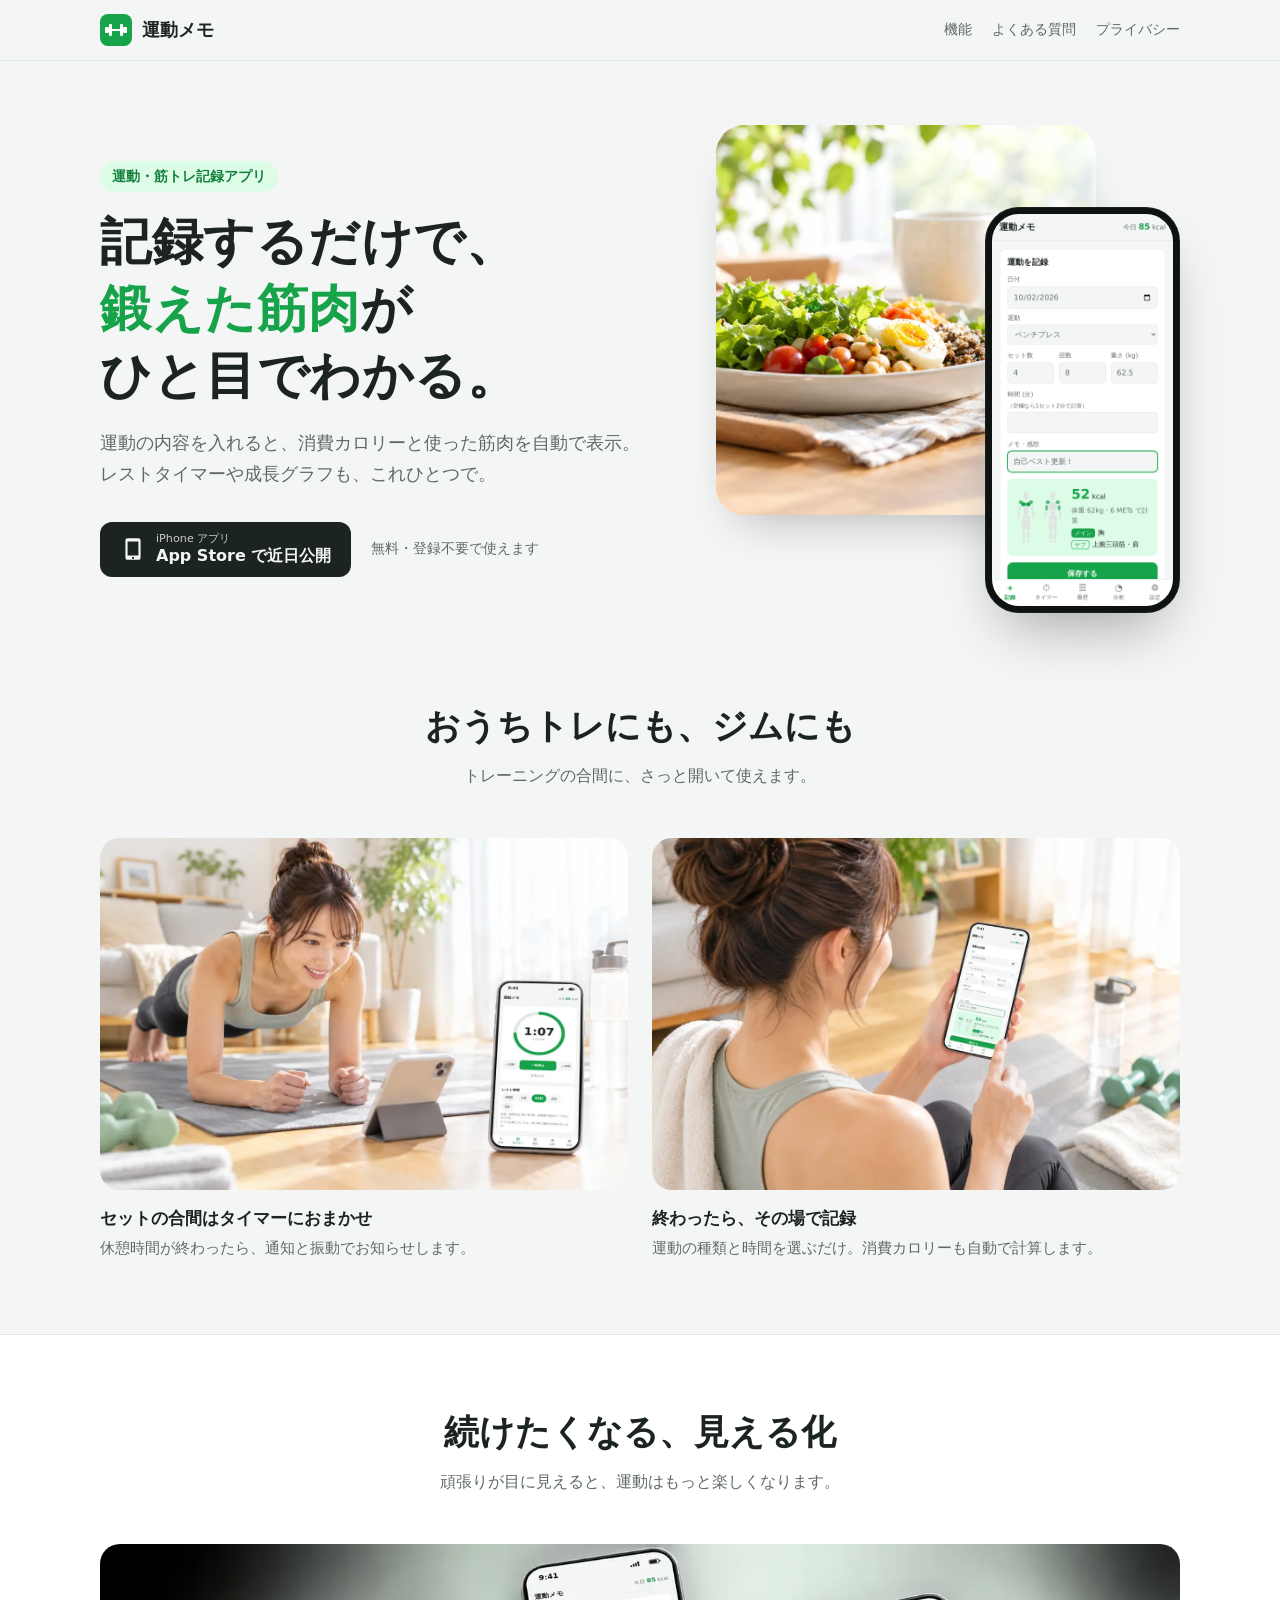
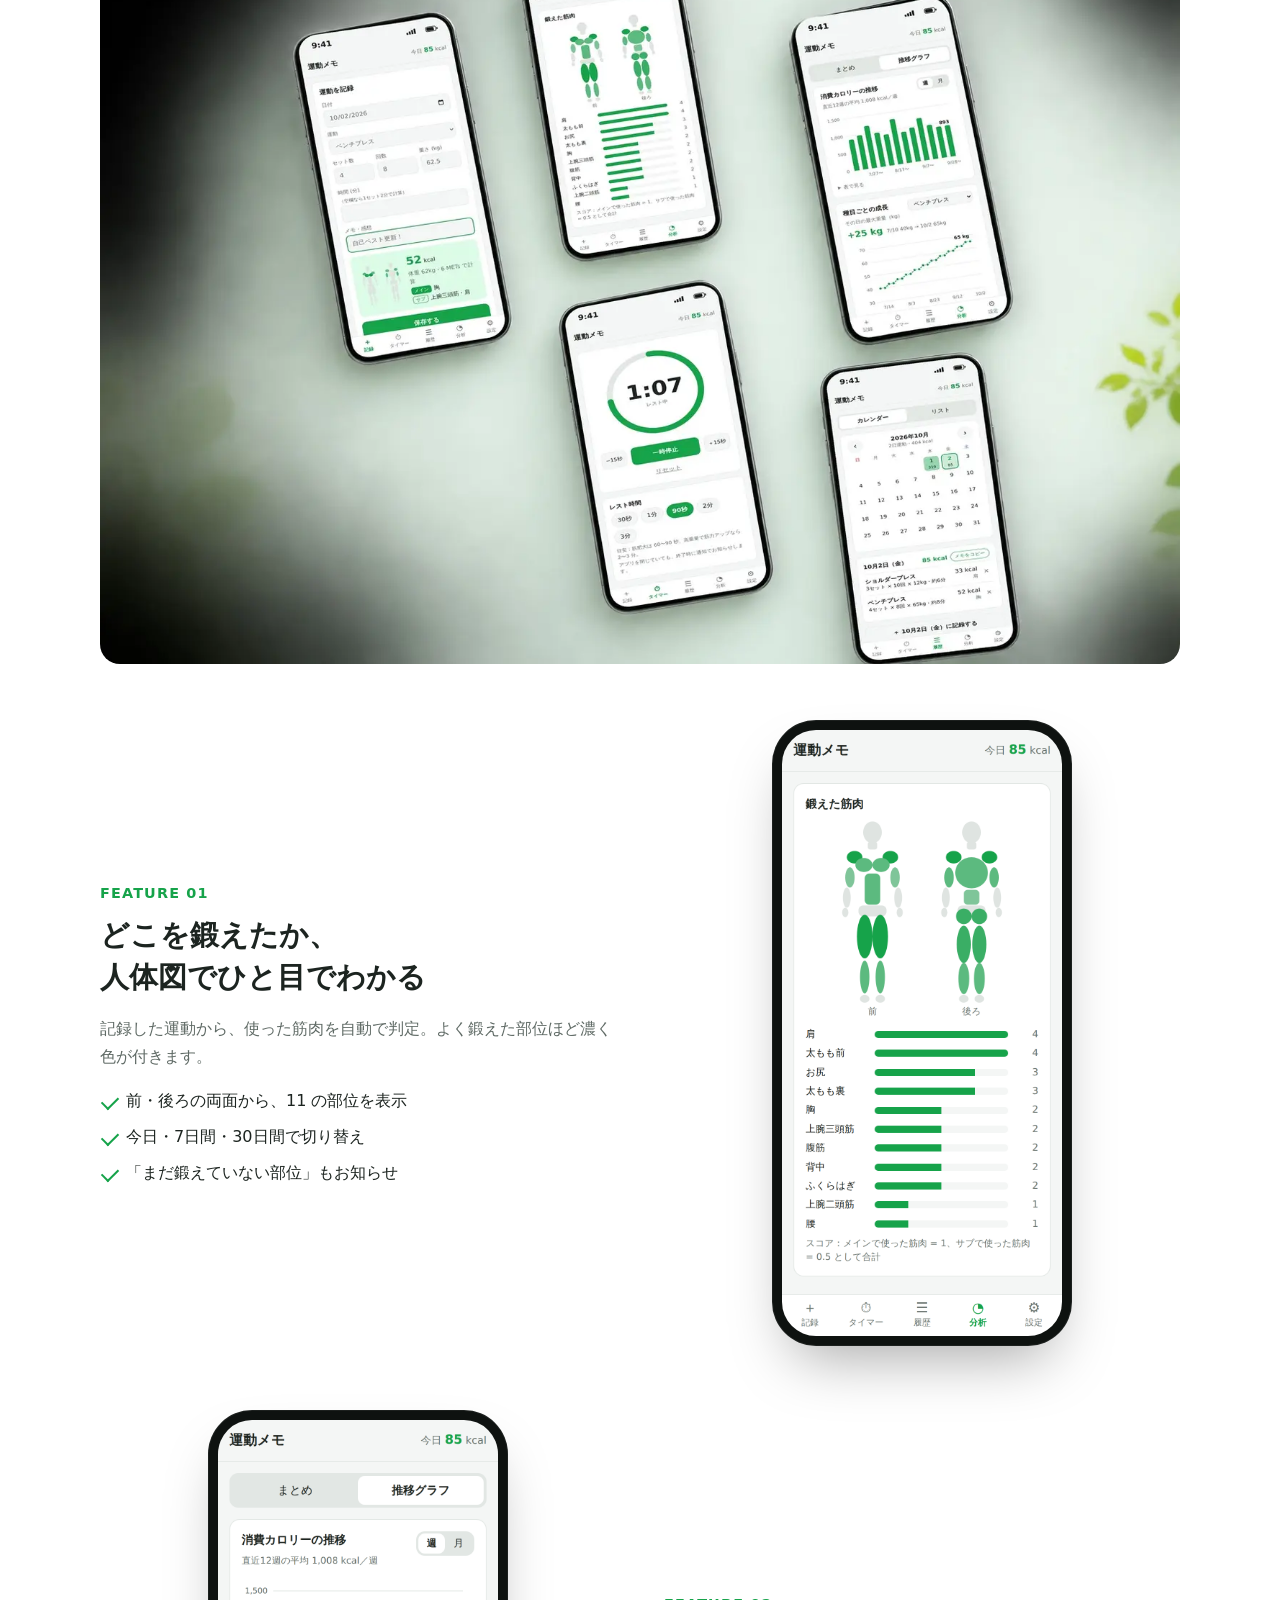
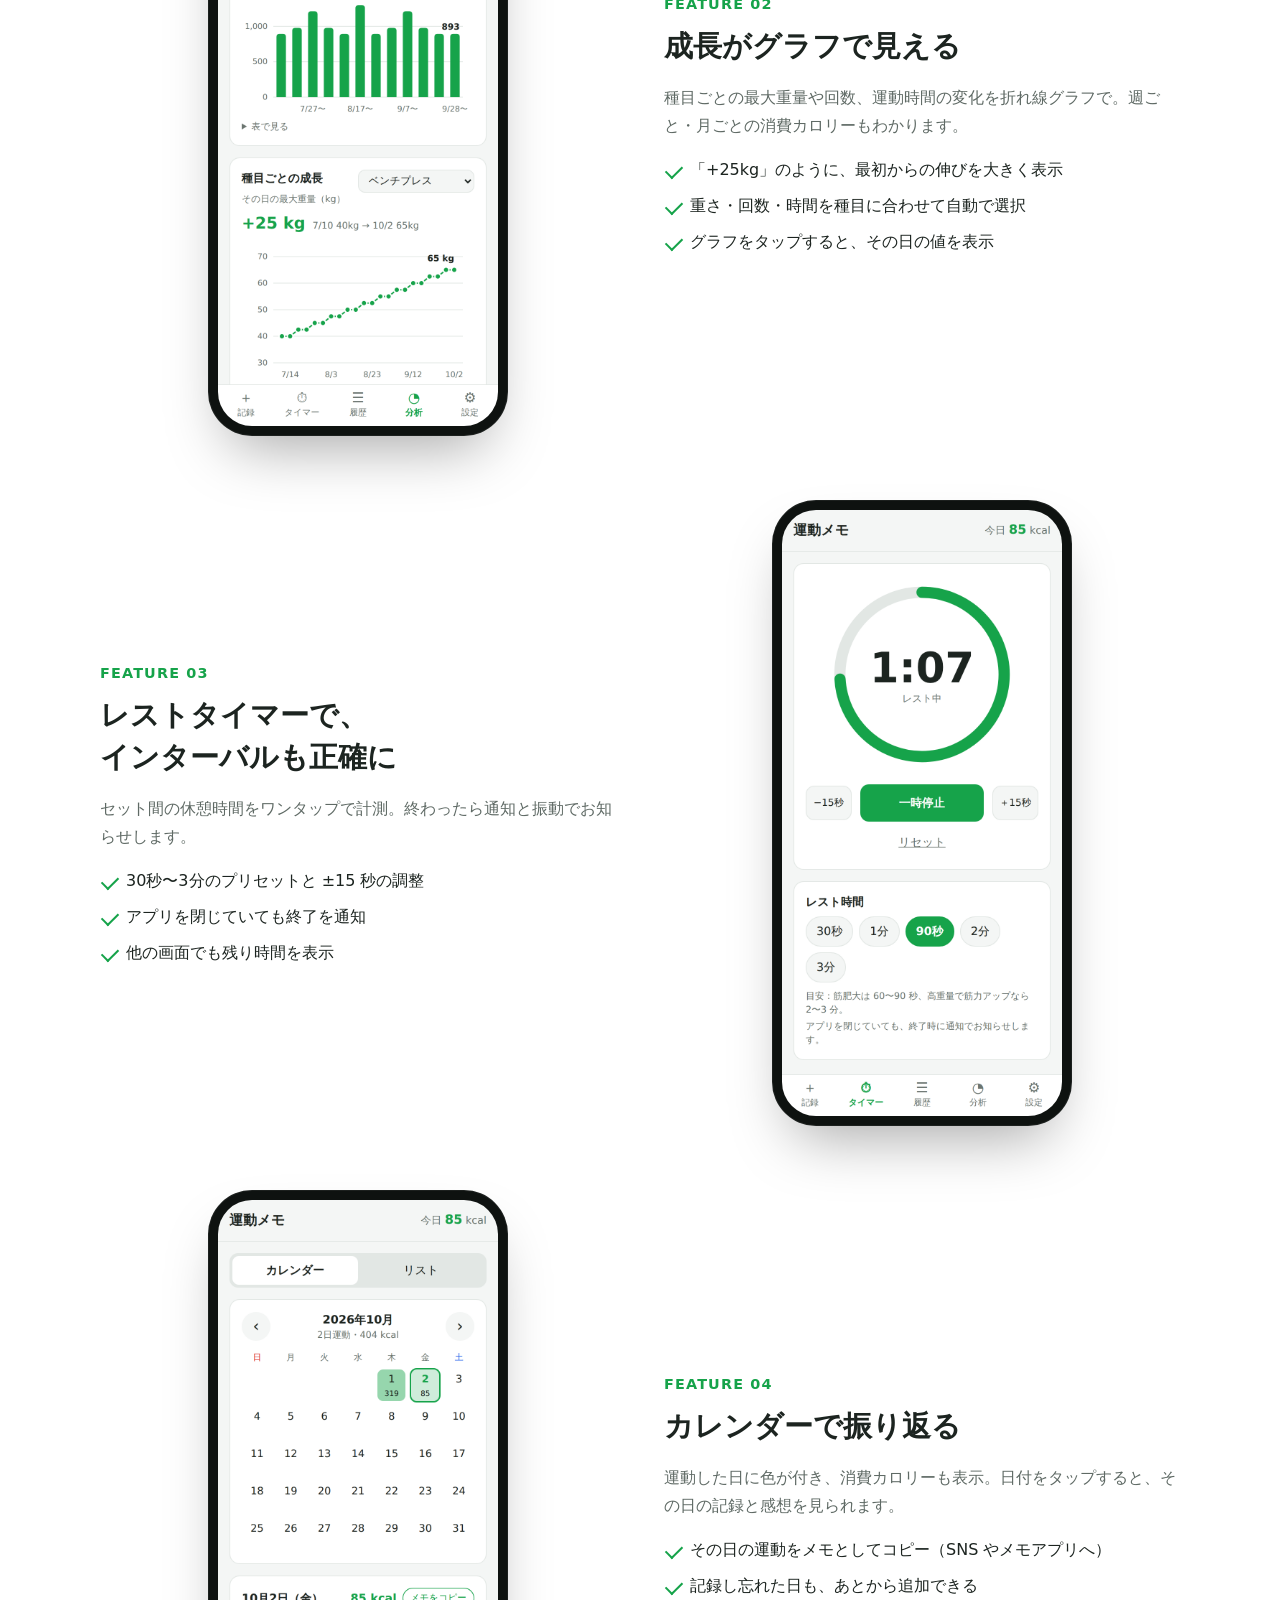
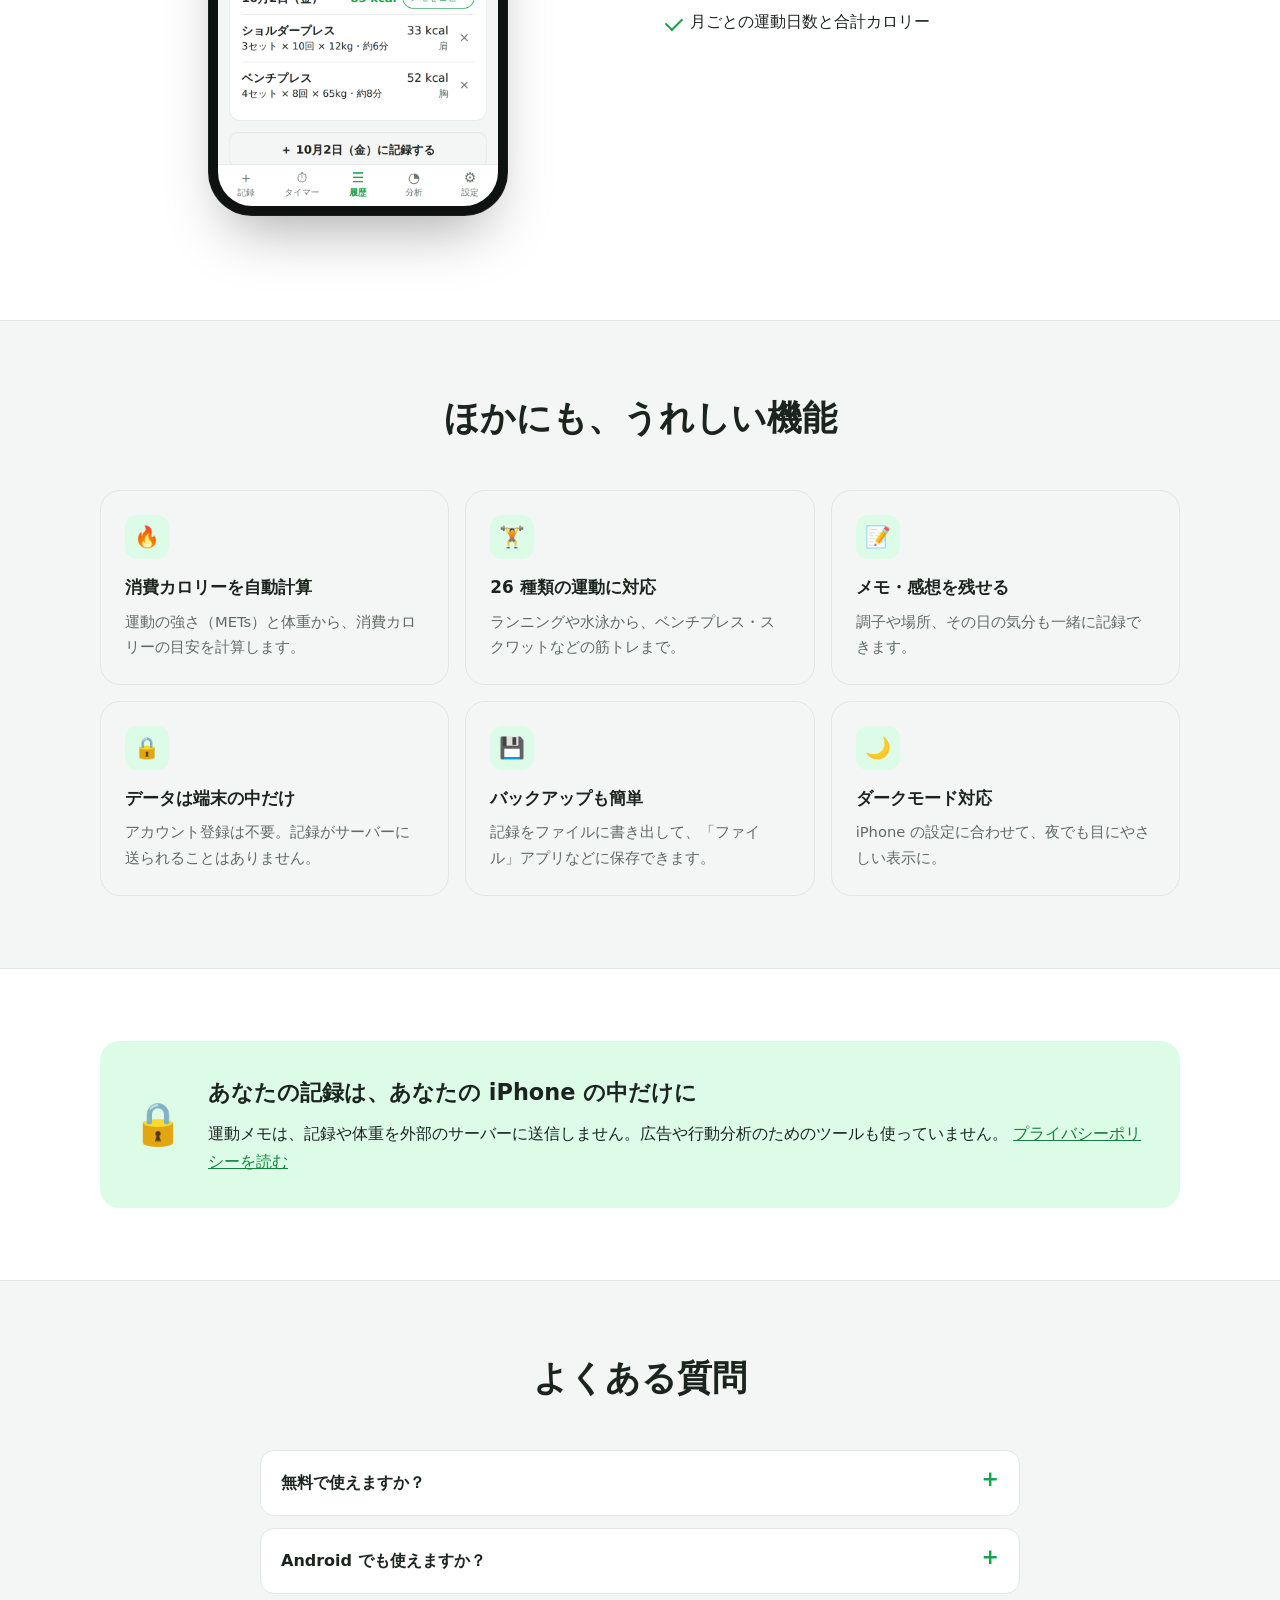
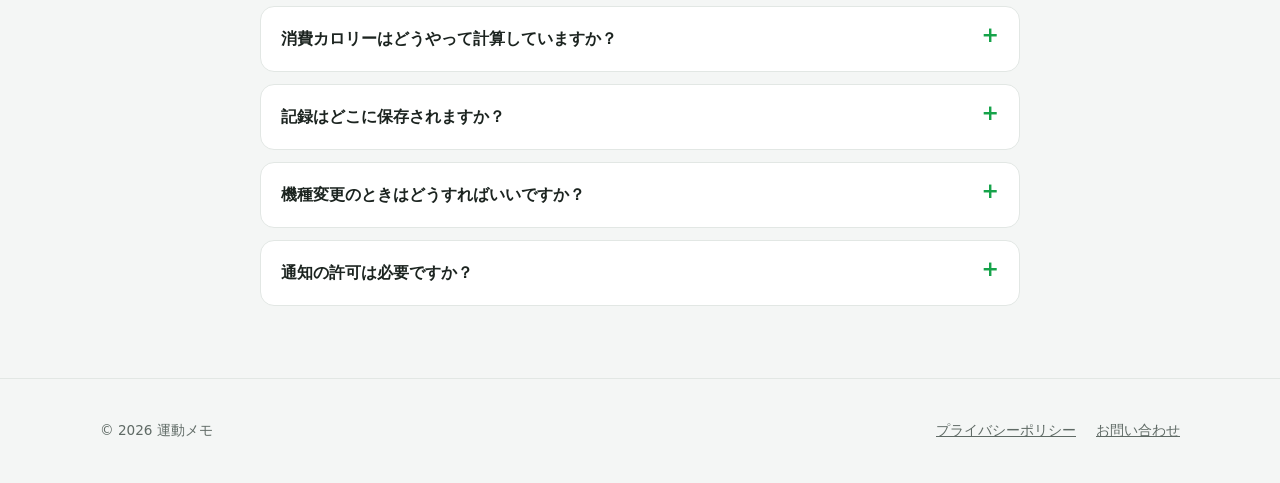
<file: index.html>
<!doctype html>
<html lang="ja">
  <head>
    <meta charset="UTF-8" />
    <meta name="viewport" content="width=device-width, initial-scale=1" />
    <title>運動メモ｜鍛えた筋肉がひと目でわかる運動・筋トレ記録アプリ</title>
    <meta name="description" content="運動メモは、運動を記録すると消費カロリーと鍛えた筋肉がひと目でわかる、シンプルな運動・筋トレ記録アプリです。レストタイマー、成長グラフ、カレンダーも。データは端末の中だけに保存されます。" />
    <meta name="theme-color" content="#16a34a" />
    <link rel="icon" href="favicon.svg" type="image/svg+xml" />
    <link rel="apple-touch-icon" href="images/app-icon.png" />
    <meta property="og:title" content="運動メモ｜鍛えた筋肉がひと目でわかる運動・筋トレ記録アプリ" />
    <meta property="og:description" content="運動を記録すると、消費カロリーと鍛えた筋肉がひと目でわかる。レストタイマー・成長グラフ付きのシンプルな記録アプリ。" />
    <meta property="og:type" content="website" />
    <meta property="og:image" content="https://tomoka.github.io/claude_app_site/images/og-image.jpg" />
    <meta property="og:image:width" content="1200" />
    <meta property="og:image:height" content="630" />
    <meta name="twitter:card" content="summary_large_image" />
    <link rel="stylesheet" href="style.css" />
  </head>
  <body>
    <header class="site-header">
      <div class="container">
        <a class="brand" href="./">
          <img src="favicon.svg" alt="" width="32" height="32" />
          運動メモ
        </a>
        <nav class="site-nav" aria-label="メインメニュー">
          <a href="#features">機能</a>
          <a class="optional" href="#faq">よくある質問</a>
          <a href="privacy.html">プライバシー</a>
        </nav>
      </div>
    </header>

    <main>
      <section class="hero">
        <div class="container">
          <div>
            <span class="eyebrow">運動・筋トレ記録アプリ</span>
            <h1>記録するだけで、<br /><em>鍛えた筋肉</em>が<br />ひと目でわかる。</h1>
            <p class="lead">
              運動の内容を入れると、消費カロリーと使った筋肉を自動で表示。<br />
              レストタイマーや成長グラフも、これひとつで。
            </p>
            <div class="cta">
              <span class="store-badge" aria-label="App Store で近日公開">
                <svg viewBox="0 0 24 24" aria-hidden="true"><path d="M7 2h10a2 2 0 0 1 2 2v16a2 2 0 0 1-2 2H7a2 2 0 0 1-2-2V4a2 2 0 0 1 2-2Zm0 3v13h10V5H7Zm5 14.2a1 1 0 1 0 0 2 1 1 0 0 0 0-2Z" /></svg>
                <span><small>iPhone アプリ</small>App Store で近日公開</span>
              </span>
              <span class="note">無料・登録不要で使えます</span>
            </div>
          </div>
          <div class="hero-visual">
            <picture class="hero-photo">
              <source srcset="images/hero-photo.webp" type="image/webp" />
              <img src="images/hero-photo.jpg" alt="" width="1100" height="1053" fetchpriority="high" />
            </picture>
            <div class="phone phone-overlay">
              <img src="images/record.png" alt="運動メモの記録画面。ベンチプレス4セット×8回×62.5kgを入力すると、消費カロリーと胸・腕・肩が色付きの人体図で表示される" width="390" height="844" />
            </div>
          </div>
        </div>
      </section>

      <section class="scenes">
        <div class="container">
          <div class="section-title">
            <h2>おうちトレにも、ジムにも</h2>
            <p>トレーニングの合間に、さっと開いて使えます。</p>
          </div>
          <div class="scene-grid">
            <figure class="scene">
              <picture>
                <source srcset="images/scene-plank.webp" type="image/webp" />
                <img src="images/scene-plank.jpg" alt="リビングのヨガマットでプランクをする女性。床に立てたスマホに運動メモのレストタイマー（残り1分07秒）が表示されている" width="1200" height="800" loading="lazy" />
              </picture>
              <figcaption>
                <strong>セットの合間はタイマーにおまかせ</strong>
                休憩時間が終わったら、通知と振動でお知らせします。
              </figcaption>
            </figure>
            <figure class="scene">
              <picture>
                <source srcset="images/scene-phone.webp" type="image/webp" />
                <img src="images/scene-phone.jpg" alt="トレーニング後、タオルを肩にかけて座り、運動メモの記録画面でベンチプレスを入力する女性の後ろ姿" width="1200" height="800" loading="lazy" />
              </picture>
              <figcaption>
                <strong>終わったら、その場で記録</strong>
                運動の種類と時間を選ぶだけ。消費カロリーも自動で計算します。
              </figcaption>
            </figure>
          </div>
        </div>
      </section>

      <section id="features" class="alt">
        <div class="container">
          <div class="section-title">
            <h2>続けたくなる、見える化</h2>
            <p>頑張りが目に見えると、運動はもっと楽しくなります。</p>
          </div>

          <picture class="lineup">
            <source srcset="images/lineup.webp" type="image/webp" />
            <img src="images/lineup.jpg" alt="運動メモの5つの画面を表示したスマホが並んだ写真。記録、鍛えた筋肉の人体図、推移グラフ、レストタイマー、カレンダーの画面" width="1500" height="1000" loading="lazy" />
          </picture>

          <div class="feature">
            <div class="feature-text">
              <span class="feature-num">FEATURE 01</span>
              <h3>どこを鍛えたか、<br />人体図でひと目でわかる</h3>
              <p>記録した運動から、使った筋肉を自動で判定。よく鍛えた部位ほど濃く色が付きます。</p>
              <ul>
                <li>前・後ろの両面から、11 の部位を表示</li>
                <li>今日・7日間・30日間で切り替え</li>
                <li>「まだ鍛えていない部位」もお知らせ</li>
              </ul>
            </div>
            <div class="phone">
              <img src="images/muscles.png" alt="鍛えた筋肉の画面。人体図の肩と太ももが濃い緑で、部位ごとのランキングが棒グラフで並ぶ" width="390" height="844" loading="lazy" />
            </div>
          </div>

          <div class="feature">
            <div class="feature-text">
              <span class="feature-num">FEATURE 02</span>
              <h3>成長がグラフで見える</h3>
              <p>種目ごとの最大重量や回数、運動時間の変化を折れ線グラフで。週ごと・月ごとの消費カロリーもわかります。</p>
              <ul>
                <li>「+25kg」のように、最初からの伸びを大きく表示</li>
                <li>重さ・回数・時間を種目に合わせて自動で選択</li>
                <li>グラフをタップすると、その日の値を表示</li>
              </ul>
            </div>
            <div class="phone">
              <img src="images/progress.png" alt="推移グラフの画面。週ごとの消費カロリーの棒グラフと、ベンチプレスの最大重量が40kgから65kgへ伸びた折れ線グラフ" width="390" height="844" loading="lazy" />
            </div>
          </div>

          <div class="feature">
            <div class="feature-text">
              <span class="feature-num">FEATURE 03</span>
              <h3>レストタイマーで、<br />インターバルも正確に</h3>
              <p>セット間の休憩時間をワンタップで計測。終わったら通知と振動でお知らせします。</p>
              <ul>
                <li>30秒〜3分のプリセットと ±15 秒の調整</li>
                <li>アプリを閉じていても終了を通知</li>
                <li>他の画面でも残り時間を表示</li>
              </ul>
            </div>
            <div class="phone">
              <img src="images/timer.png" alt="レストタイマーの画面。円形のゲージに残り1分07秒と表示され、30秒から3分のプリセットが並ぶ" width="390" height="844" loading="lazy" />
            </div>
          </div>

          <div class="feature">
            <div class="feature-text">
              <span class="feature-num">FEATURE 04</span>
              <h3>カレンダーで振り返る</h3>
              <p>運動した日に色が付き、消費カロリーも表示。日付をタップすると、その日の記録と感想を見られます。</p>
              <ul>
                <li>その日の運動をメモとしてコピー（SNS やメモアプリへ）</li>
                <li>記録し忘れた日も、あとから追加できる</li>
                <li>月ごとの運動日数と合計カロリー</li>
              </ul>
            </div>
            <div class="phone">
              <img src="images/calendar.png" alt="カレンダーの画面。運動した日が緑色になり、日付の下に消費カロリーが表示される" width="390" height="844" loading="lazy" />
            </div>
          </div>
        </div>
      </section>

      <section>
        <div class="container">
          <div class="section-title">
            <h2>ほかにも、うれしい機能</h2>
          </div>
          <div class="grid">
            <div class="card">
              <div class="icon" aria-hidden="true">🔥</div>
              <h3>消費カロリーを自動計算</h3>
              <p>運動の強さ（METs）と体重から、消費カロリーの目安を計算します。</p>
            </div>
            <div class="card">
              <div class="icon" aria-hidden="true">🏋️</div>
              <h3>26 種類の運動に対応</h3>
              <p>ランニングや水泳から、ベンチプレス・スクワットなどの筋トレまで。</p>
            </div>
            <div class="card">
              <div class="icon" aria-hidden="true">📝</div>
              <h3>メモ・感想を残せる</h3>
              <p>調子や場所、その日の気分も一緒に記録できます。</p>
            </div>
            <div class="card">
              <div class="icon" aria-hidden="true">🔒</div>
              <h3>データは端末の中だけ</h3>
              <p>アカウント登録は不要。記録がサーバーに送られることはありません。</p>
            </div>
            <div class="card">
              <div class="icon" aria-hidden="true">💾</div>
              <h3>バックアップも簡単</h3>
              <p>記録をファイルに書き出して、「ファイル」アプリなどに保存できます。</p>
            </div>
            <div class="card">
              <div class="icon" aria-hidden="true">🌙</div>
              <h3>ダークモード対応</h3>
              <p>iPhone の設定に合わせて、夜でも目にやさしい表示に。</p>
            </div>
          </div>
        </div>
      </section>

      <section class="alt">
        <div class="container">
          <div class="privacy-box">
            <div class="icon" aria-hidden="true">🔒</div>
            <div>
              <h2>あなたの記録は、あなたの iPhone の中だけに</h2>
              <p>
                運動メモは、記録や体重を外部のサーバーに送信しません。広告や行動分析のためのツールも使っていません。
                <a href="privacy.html">プライバシーポリシーを読む</a>
              </p>
            </div>
          </div>
        </div>
      </section>

      <section id="faq">
        <div class="container">
          <div class="section-title">
            <h2>よくある質問</h2>
          </div>
          <div class="faq">
            <details>
              <summary>無料で使えますか？</summary>
              <p>はい、無料で使えます。アカウント登録も必要ありません。</p>
            </details>
            <details>
              <summary>Android でも使えますか？</summary>
              <p>現在は iPhone 版のみです。</p>
            </details>
            <details>
              <summary>消費カロリーはどうやって計算していますか？</summary>
              <p>
                「METs（運動の強さ）× 体重(kg) × 運動時間(時間) × 1.05」という、厚生労働省の運動指針などで使われている簡易式で計算しています。
                体格や運動の強さによって実際の値とは異なるため、目安としてご利用ください。
              </p>
            </details>
            <details>
              <summary>記録はどこに保存されますか？</summary>
              <p>お使いの iPhone の中に保存されます。アプリを削除すると記録も消えるため、ときどき「設定 → 書き出し」でバックアップを取っておくと安心です。</p>
            </details>
            <details>
              <summary>機種変更のときはどうすればいいですか？</summary>
              <p>古い iPhone で「設定 → 書き出し」をしてファイルを保存し、新しい iPhone で「設定 → 読み込み」からそのファイルを選ぶと、記録を引き継げます。</p>
            </details>
            <details>
              <summary>通知の許可は必要ですか？</summary>
              <p>レストタイマーの終了を、アプリを閉じているときにもお知らせするために使います。許可しなくても、タイマーや記録などの機能は使えます。</p>
            </details>
          </div>
        </div>
      </section>
    </main>

    <footer class="site-footer">
      <div class="container">
        <span>© 2026 運動メモ</span>
        <nav aria-label="フッターメニュー">
          <a href="privacy.html">プライバシーポリシー</a>
          <a href="https://github.com/tomoka/claude_app_site/issues">お問い合わせ</a>
        </nav>
      </div>
    </footer>
  </body>
</html>
</file>
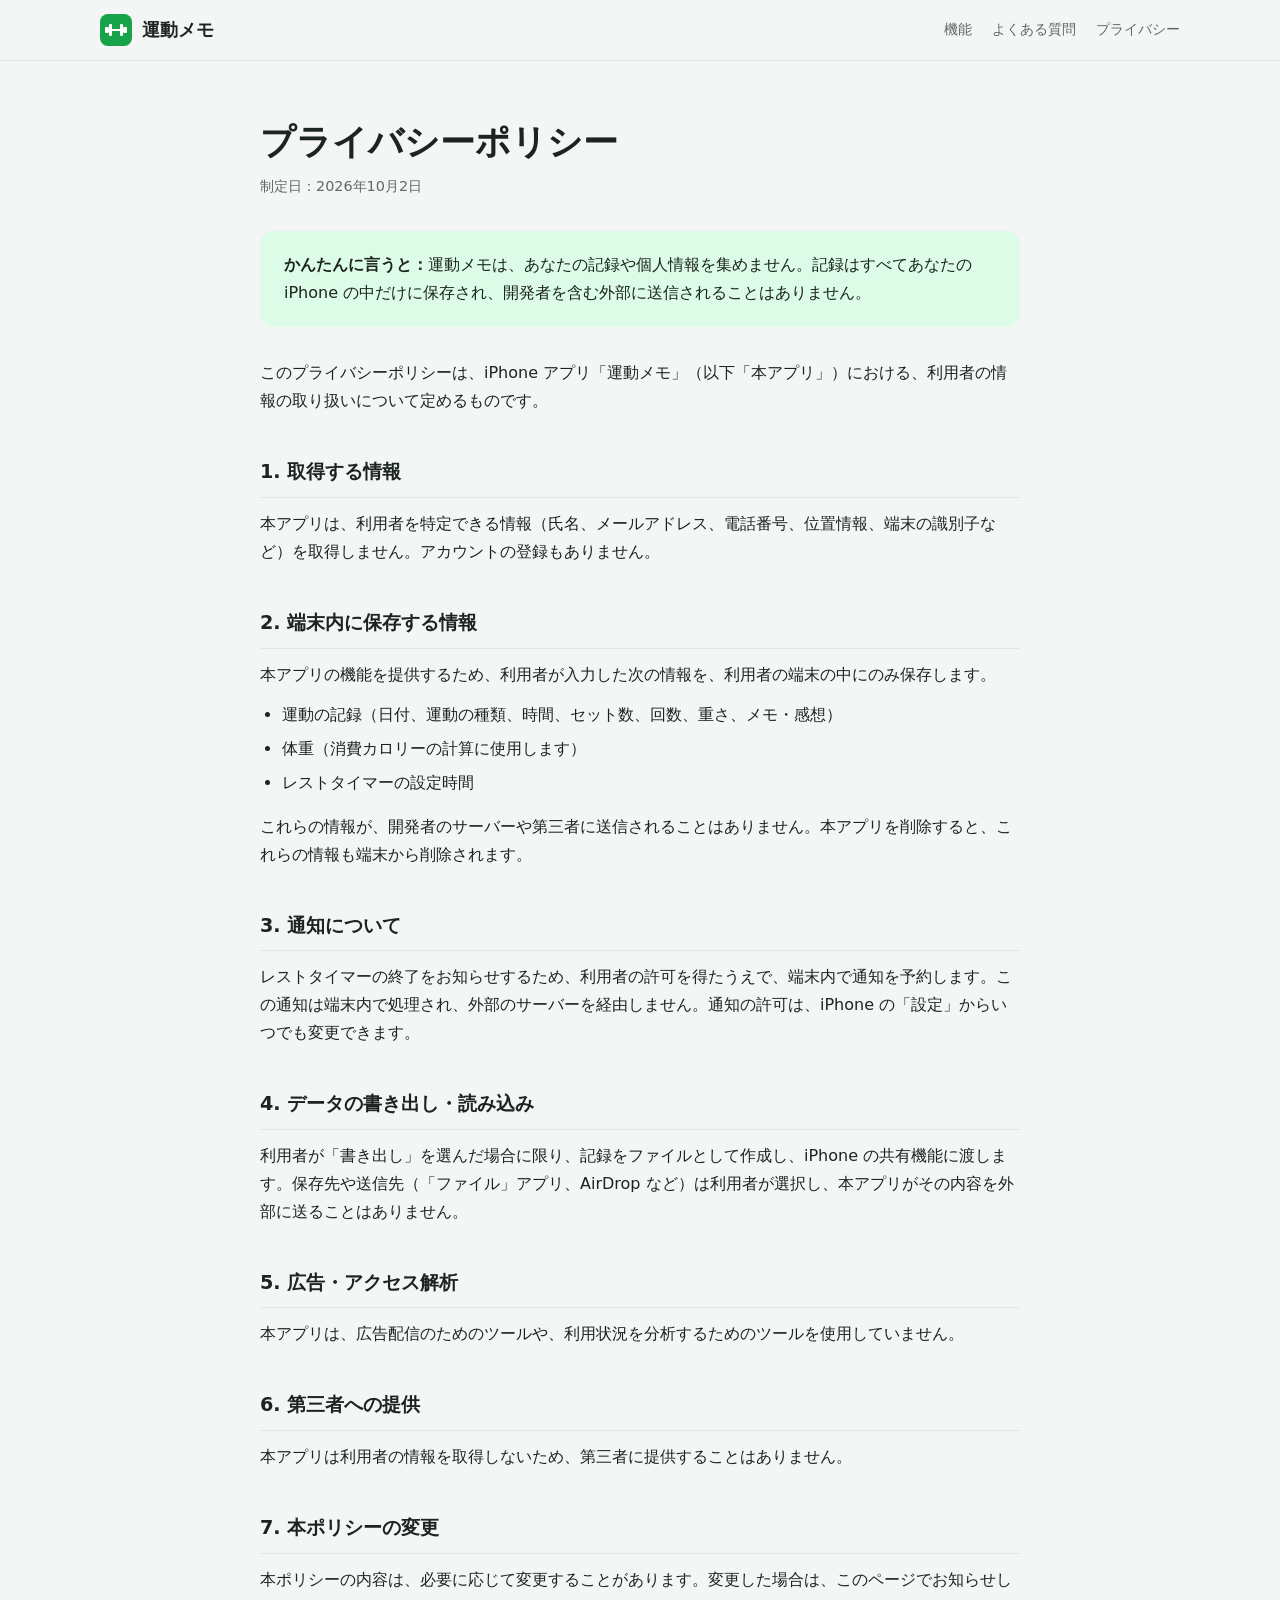
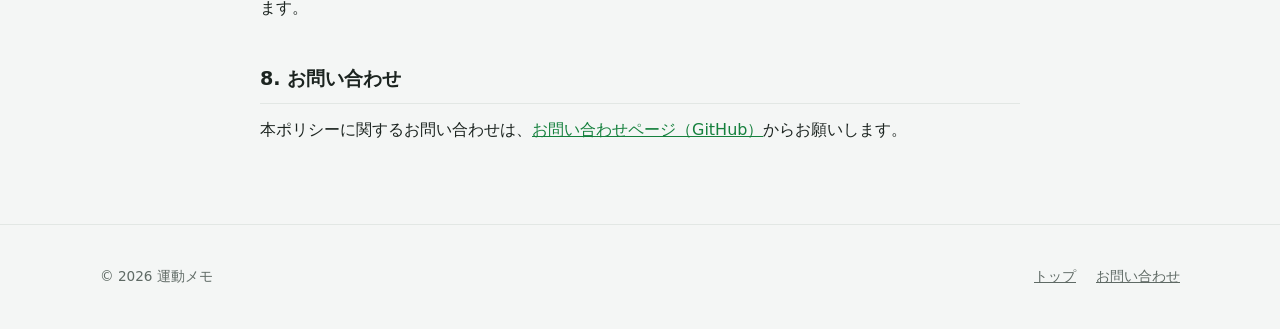
<file: privacy.html>
<!doctype html>
<html lang="ja">
  <head>
    <meta charset="UTF-8" />
    <meta name="viewport" content="width=device-width, initial-scale=1" />
    <title>プライバシーポリシー｜運動メモ</title>
    <meta name="description" content="運動メモ（iPhone アプリ）のプライバシーポリシーです。" />
    <meta name="theme-color" content="#16a34a" />
    <link rel="icon" href="favicon.svg" type="image/svg+xml" />
    <link rel="apple-touch-icon" href="images/app-icon.png" />
    <link rel="stylesheet" href="style.css" />
  </head>
  <body>
    <header class="site-header">
      <div class="container">
        <a class="brand" href="./">
          <img src="favicon.svg" alt="" width="32" height="32" />
          運動メモ
        </a>
        <nav class="site-nav" aria-label="メインメニュー">
          <a href="./#features">機能</a>
          <a class="optional" href="./#faq">よくある質問</a>
          <a href="privacy.html" aria-current="page">プライバシー</a>
        </nav>
      </div>
    </header>

    <main class="container">
      <article class="doc">
        <h1>プライバシーポリシー</h1>
        <p class="updated">制定日：2026年10月2日</p>

        <div class="summary">
          <p><strong>かんたんに言うと：</strong>運動メモは、あなたの記録や個人情報を集めません。記録はすべてあなたの iPhone の中だけに保存され、開発者を含む外部に送信されることはありません。</p>
        </div>

        <p>このプライバシーポリシーは、iPhone アプリ「運動メモ」（以下「本アプリ」）における、利用者の情報の取り扱いについて定めるものです。</p>

        <h2>1. 取得する情報</h2>
        <p>本アプリは、利用者を特定できる情報（氏名、メールアドレス、電話番号、位置情報、端末の識別子など）を取得しません。アカウントの登録もありません。</p>

        <h2>2. 端末内に保存する情報</h2>
        <p>本アプリの機能を提供するため、利用者が入力した次の情報を、利用者の端末の中にのみ保存します。</p>
        <ul>
          <li>運動の記録（日付、運動の種類、時間、セット数、回数、重さ、メモ・感想）</li>
          <li>体重（消費カロリーの計算に使用します）</li>
          <li>レストタイマーの設定時間</li>
        </ul>
        <p>これらの情報が、開発者のサーバーや第三者に送信されることはありません。本アプリを削除すると、これらの情報も端末から削除されます。</p>

        <h2>3. 通知について</h2>
        <p>レストタイマーの終了をお知らせするため、利用者の許可を得たうえで、端末内で通知を予約します。この通知は端末内で処理され、外部のサーバーを経由しません。通知の許可は、iPhone の「設定」からいつでも変更できます。</p>

        <h2>4. データの書き出し・読み込み</h2>
        <p>利用者が「書き出し」を選んだ場合に限り、記録をファイルとして作成し、iPhone の共有機能に渡します。保存先や送信先（「ファイル」アプリ、AirDrop など）は利用者が選択し、本アプリがその内容を外部に送ることはありません。</p>

        <h2>5. 広告・アクセス解析</h2>
        <p>本アプリは、広告配信のためのツールや、利用状況を分析するためのツールを使用していません。</p>

        <h2>6. 第三者への提供</h2>
        <p>本アプリは利用者の情報を取得しないため、第三者に提供することはありません。</p>

        <h2>7. 本ポリシーの変更</h2>
        <p>本ポリシーの内容は、必要に応じて変更することがあります。変更した場合は、このページでお知らせします。</p>

        <h2>8. お問い合わせ</h2>
        <p>本ポリシーに関するお問い合わせは、<a href="https://github.com/tomoka/claude_app_site/issues">お問い合わせページ（GitHub）</a>からお願いします。</p>
      </article>
    </main>

    <footer class="site-footer">
      <div class="container">
        <span>© 2026 運動メモ</span>
        <nav aria-label="フッターメニュー">
          <a href="./">トップ</a>
          <a href="https://github.com/tomoka/claude_app_site/issues">お問い合わせ</a>
        </nav>
      </div>
    </footer>
  </body>
</html>
</file>
<file: style.css>
:root {
  --bg: #f4f6f5;
  --surface: #ffffff;
  --text: #1c2420;
  --muted: #5f6a65;
  --border: #e2e7e4;
  --accent: #16a34a;
  --accent-strong: #15803d;
  --accent-soft: #dcfce7;
  --radius: 20px;
  --max: 1080px;
  color-scheme: light;
}

@media (prefers-color-scheme: dark) {
  :root {
    --bg: #111513;
    --surface: #1b211e;
    --text: #e8ede9;
    --muted: #a3ada8;
    --border: #2c3430;
    --accent: #22c55e;
    --accent-strong: #4ade80;
    --accent-soft: #14361f;
    color-scheme: dark;
  }
}

* {
  box-sizing: border-box;
}

html {
  scroll-behavior: smooth;
}

body {
  margin: 0;
  background: var(--bg);
  color: var(--text);
  font-family: system-ui, -apple-system, 'Hiragino Sans', 'Hiragino Kaku Gothic ProN', 'Noto Sans JP', sans-serif;
  line-height: 1.75;
  -webkit-text-size-adjust: 100%;
}

img {
  max-width: 100%;
  display: block;
}

a {
  color: var(--accent-strong);
}

h1,
h2,
h3,
p {
  margin: 0;
}

.container {
  width: min(var(--max), 100% - 32px);
  margin-inline: auto;
}

/* ---------- header ---------- */
.site-header {
  position: sticky;
  top: 0;
  z-index: 10;
  background: color-mix(in srgb, var(--bg) 88%, transparent);
  backdrop-filter: blur(10px);
  -webkit-backdrop-filter: blur(10px);
  border-bottom: 1px solid var(--border);
}

.site-header .container {
  display: flex;
  align-items: center;
  justify-content: space-between;
  height: 60px;
  gap: 16px;
}

.brand {
  display: flex;
  align-items: center;
  gap: 10px;
  color: var(--text);
  font-weight: 700;
  font-size: 1.1rem;
  text-decoration: none;
}

.brand img {
  width: 32px;
  height: 32px;
}

.site-nav {
  display: flex;
  gap: 20px;
  font-size: 0.9rem;
}

.site-nav a {
  color: var(--muted);
  text-decoration: none;
}

.site-nav a:hover {
  color: var(--text);
}

@media (max-width: 560px) {
  .site-nav .optional {
    display: none;
  }
}

/* ---------- hero ---------- */
.hero {
  padding: 64px 0 40px;
}

.hero .container {
  display: grid;
  grid-template-columns: 1.1fr 0.9fr;
  align-items: center;
  gap: 48px;
}

.eyebrow {
  display: inline-block;
  margin-bottom: 16px;
  padding: 4px 12px;
  border-radius: 999px;
  background: var(--accent-soft);
  color: var(--accent-strong);
  font-size: 0.85rem;
  font-weight: 600;
}

.hero h1 {
  font-size: clamp(2rem, 5vw, 3.2rem);
  line-height: 1.3;
  letter-spacing: 0.01em;
}

.hero h1 em {
  font-style: normal;
  color: var(--accent);
}

.hero .lead {
  margin-top: 20px;
  font-size: 1.1rem;
  color: var(--muted);
}

.cta {
  display: flex;
  flex-wrap: wrap;
  align-items: center;
  gap: 12px 20px;
  margin-top: 32px;
}

.store-badge {
  display: inline-flex;
  align-items: center;
  gap: 10px;
  padding: 10px 20px;
  border-radius: 12px;
  background: var(--text);
  color: var(--bg);
  font-weight: 600;
  line-height: 1.3;
}

.store-badge small {
  display: block;
  font-size: 0.7rem;
  font-weight: 400;
  opacity: 0.8;
}

.store-badge svg {
  width: 26px;
  height: 26px;
  fill: currentColor;
}

.cta .note {
  font-size: 0.85rem;
  color: var(--muted);
}

/* ---------- phone mockup ---------- */
.phone {
  width: min(300px, 100%);
  margin-inline: auto;
  padding: 10px;
  border-radius: 44px;
  background: #0e1210;
  box-shadow: 0 30px 60px -20px rgb(0 0 0 / 0.35), 0 0 0 1px rgb(255 255 255 / 0.06) inset;
}

.phone img {
  width: 100%;
  height: auto;
  border-radius: 34px;
  aspect-ratio: 390 / 844;
  object-fit: cover;
  object-position: top;
}

/* ---------- hero visual (photo + real app screen) ---------- */
.hero-visual {
  position: relative;
  width: min(500px, 100%);
  aspect-ratio: 1 / 1.05;
  margin-inline: auto;
}

.hero-photo img {
  position: absolute;
  left: 0;
  top: 0;
  width: 82%;
  height: 80%;
  object-fit: cover;
  object-position: 40% 60%;
  border-radius: 28px;
  box-shadow: 0 24px 48px -24px rgb(0 0 0 / 0.3);
}

.phone.phone-overlay {
  position: absolute;
  right: 0;
  bottom: 0;
  width: 42%;
  margin: 0;
  padding: 7px;
  border-radius: 34px;
}

.phone.phone-overlay img {
  border-radius: 27px;
}

/* ---------- sections ---------- */
section {
  padding: 72px 0;
}

.section-title {
  text-align: center;
  margin-bottom: 48px;
}

.section-title h2 {
  font-size: clamp(1.6rem, 3.5vw, 2.2rem);
  line-height: 1.4;
}

.section-title p {
  margin-top: 12px;
  color: var(--muted);
}

.feature {
  display: grid;
  grid-template-columns: 1fr 1fr;
  align-items: center;
  gap: 48px;
  padding: 32px 0;
}

.feature:nth-child(even) .feature-text {
  order: 2;
}

.feature-num {
  color: var(--accent);
  font-weight: 700;
  font-size: 0.9rem;
  letter-spacing: 0.08em;
}

.feature h3 {
  margin: 8px 0 16px;
  font-size: clamp(1.4rem, 3vw, 1.8rem);
  line-height: 1.45;
}

.feature p {
  color: var(--muted);
}

.feature ul {
  margin: 16px 0 0;
  padding: 0;
  list-style: none;
  display: grid;
  gap: 8px;
}

.feature li {
  position: relative;
  padding-left: 26px;
}

.feature li::before {
  content: '';
  position: absolute;
  left: 2px;
  top: 0.55em;
  width: 14px;
  height: 8px;
  border-left: 2.5px solid var(--accent);
  border-bottom: 2.5px solid var(--accent);
  transform: rotate(-45deg);
}

.alt {
  background: var(--surface);
  border-block: 1px solid var(--border);
}

.grid {
  display: grid;
  grid-template-columns: repeat(3, 1fr);
  gap: 16px;
}

.card {
  padding: 24px;
  border: 1px solid var(--border);
  border-radius: var(--radius);
  background: var(--bg);
}

.card .icon {
  display: grid;
  place-items: center;
  width: 44px;
  height: 44px;
  margin-bottom: 14px;
  border-radius: 12px;
  background: var(--accent-soft);
  font-size: 1.3rem;
}

.card h3 {
  font-size: 1.05rem;
  margin-bottom: 6px;
}

.card p {
  font-size: 0.92rem;
  color: var(--muted);
}

/* ---------- lineup of app screens ---------- */
.lineup img {
  width: 100%;
  height: auto;
  margin: 0 auto 24px;
  border-radius: var(--radius);
}

/* ---------- scenes (lifestyle photos) ---------- */
.scenes {
  padding-top: 48px;
}

.scene-grid {
  display: grid;
  grid-template-columns: 1fr 1fr;
  gap: 24px;
}

.scene {
  margin: 0;
}

.scene img {
  width: 100%;
  height: auto;
  aspect-ratio: 3 / 2;
  object-fit: cover;
  border-radius: var(--radius);
}

.scene figcaption {
  margin-top: 14px;
  color: var(--muted);
  font-size: 0.95rem;
}

.scene figcaption strong {
  display: block;
  margin-bottom: 2px;
  color: var(--text);
  font-size: 1.05rem;
}

@media (max-width: 640px) {
  .scene-grid {
    grid-template-columns: 1fr;
    gap: 32px;
  }
}

/* ---------- privacy banner ---------- */
.privacy-box {
  display: grid;
  grid-template-columns: auto 1fr;
  gap: 24px;
  align-items: center;
  padding: 32px;
  border-radius: var(--radius);
  background: var(--accent-soft);
}

.privacy-box .icon {
  font-size: 2.6rem;
}

.privacy-box h2 {
  font-size: 1.4rem;
  margin-bottom: 8px;
}

/* ---------- faq ---------- */
.faq {
  max-width: 760px;
  margin-inline: auto;
  display: grid;
  gap: 12px;
}

.faq details {
  border: 1px solid var(--border);
  border-radius: 14px;
  background: var(--surface);
}

.faq summary {
  padding: 18px 20px;
  font-weight: 600;
  cursor: pointer;
  list-style: none;
  display: flex;
  justify-content: space-between;
  gap: 16px;
}

.faq summary::-webkit-details-marker {
  display: none;
}

.faq summary::after {
  content: '+';
  color: var(--accent);
  font-size: 1.3rem;
  line-height: 1;
}

.faq details[open] summary::after {
  content: '−';
}

.faq details p {
  padding: 0 20px 18px;
  color: var(--muted);
}

/* ---------- footer ---------- */
.site-footer {
  padding: 40px 0;
  border-top: 1px solid var(--border);
  font-size: 0.85rem;
  color: var(--muted);
}

.site-footer .container {
  display: flex;
  flex-wrap: wrap;
  justify-content: space-between;
  gap: 12px 24px;
}

.site-footer nav {
  display: flex;
  flex-wrap: wrap;
  gap: 8px 20px;
}

.site-footer a {
  color: var(--muted);
}

/* ---------- document page (privacy) ---------- */
.doc {
  max-width: 760px;
  margin-inline: auto;
  padding: 56px 0 80px;
}

.doc h1 {
  font-size: clamp(1.6rem, 4vw, 2.2rem);
  line-height: 1.4;
}

.doc .updated {
  margin-top: 8px;
  color: var(--muted);
  font-size: 0.9rem;
}

.doc .summary {
  margin: 32px 0;
  padding: 20px 24px;
  border-radius: 14px;
  background: var(--accent-soft);
}

.doc h2 {
  margin: 40px 0 12px;
  font-size: 1.2rem;
  padding-bottom: 8px;
  border-bottom: 1px solid var(--border);
}

.doc p + p,
.doc p + ul,
.doc ul + p {
  margin-top: 12px;
}

.doc ul {
  padding-left: 1.4em;
}

.doc li + li {
  margin-top: 6px;
}

/* ---------- responsive ---------- */
@media (max-width: 860px) {
  .hero {
    padding-top: 40px;
  }

  .hero .container,
  .feature {
    grid-template-columns: 1fr;
    gap: 32px;
  }

  .hero .container {
    text-align: center;
  }

  .cta {
    justify-content: center;
  }

  .feature:nth-child(even) .feature-text {
    order: 0;
  }

  .grid {
    grid-template-columns: 1fr 1fr;
  }

  section {
    padding: 56px 0;
  }
}

@media (max-width: 560px) {
  .grid {
    grid-template-columns: 1fr;
  }

  .privacy-box {
    grid-template-columns: 1fr;
    text-align: center;
    padding: 24px;
  }

  .phone {
    width: min(260px, 100%);
  }

  .phone.phone-overlay {
    padding: 5px;
    border-radius: 26px;
  }

  .phone.phone-overlay img {
    border-radius: 21px;
  }
}
</file>
